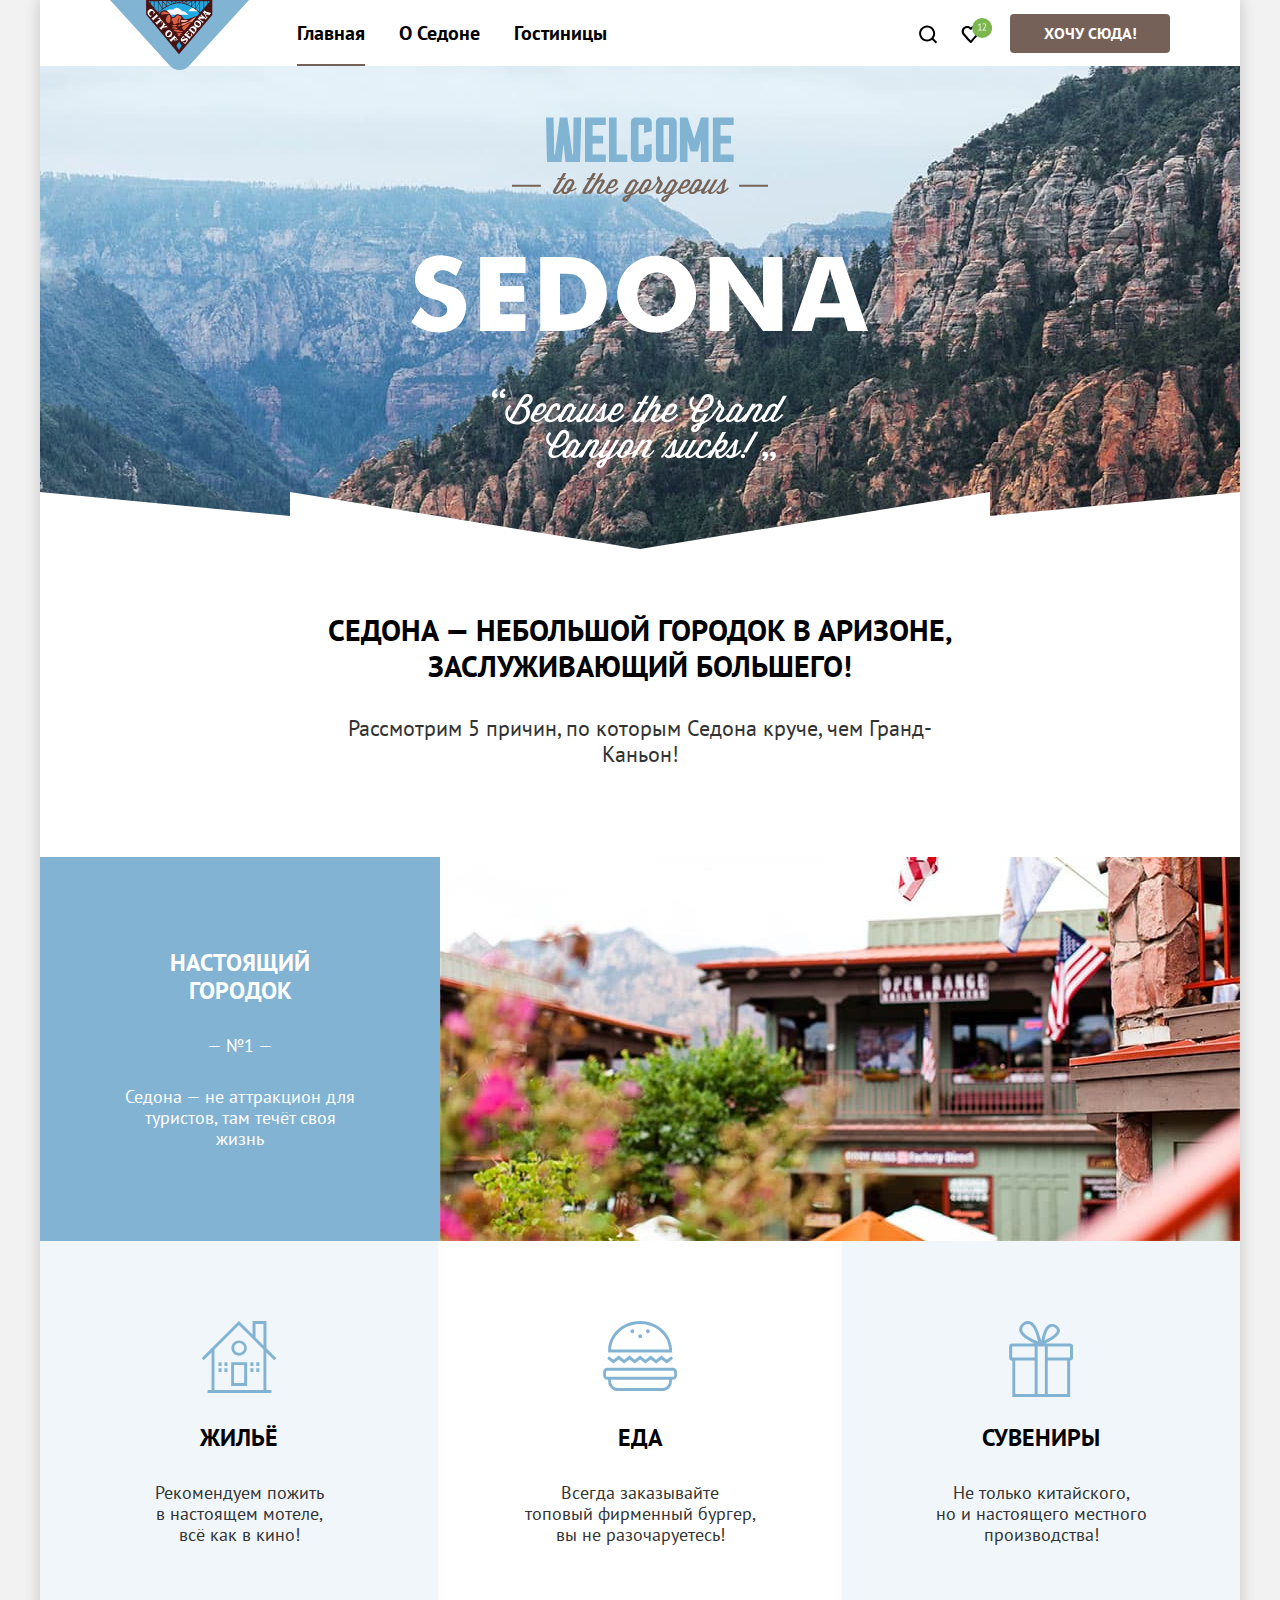
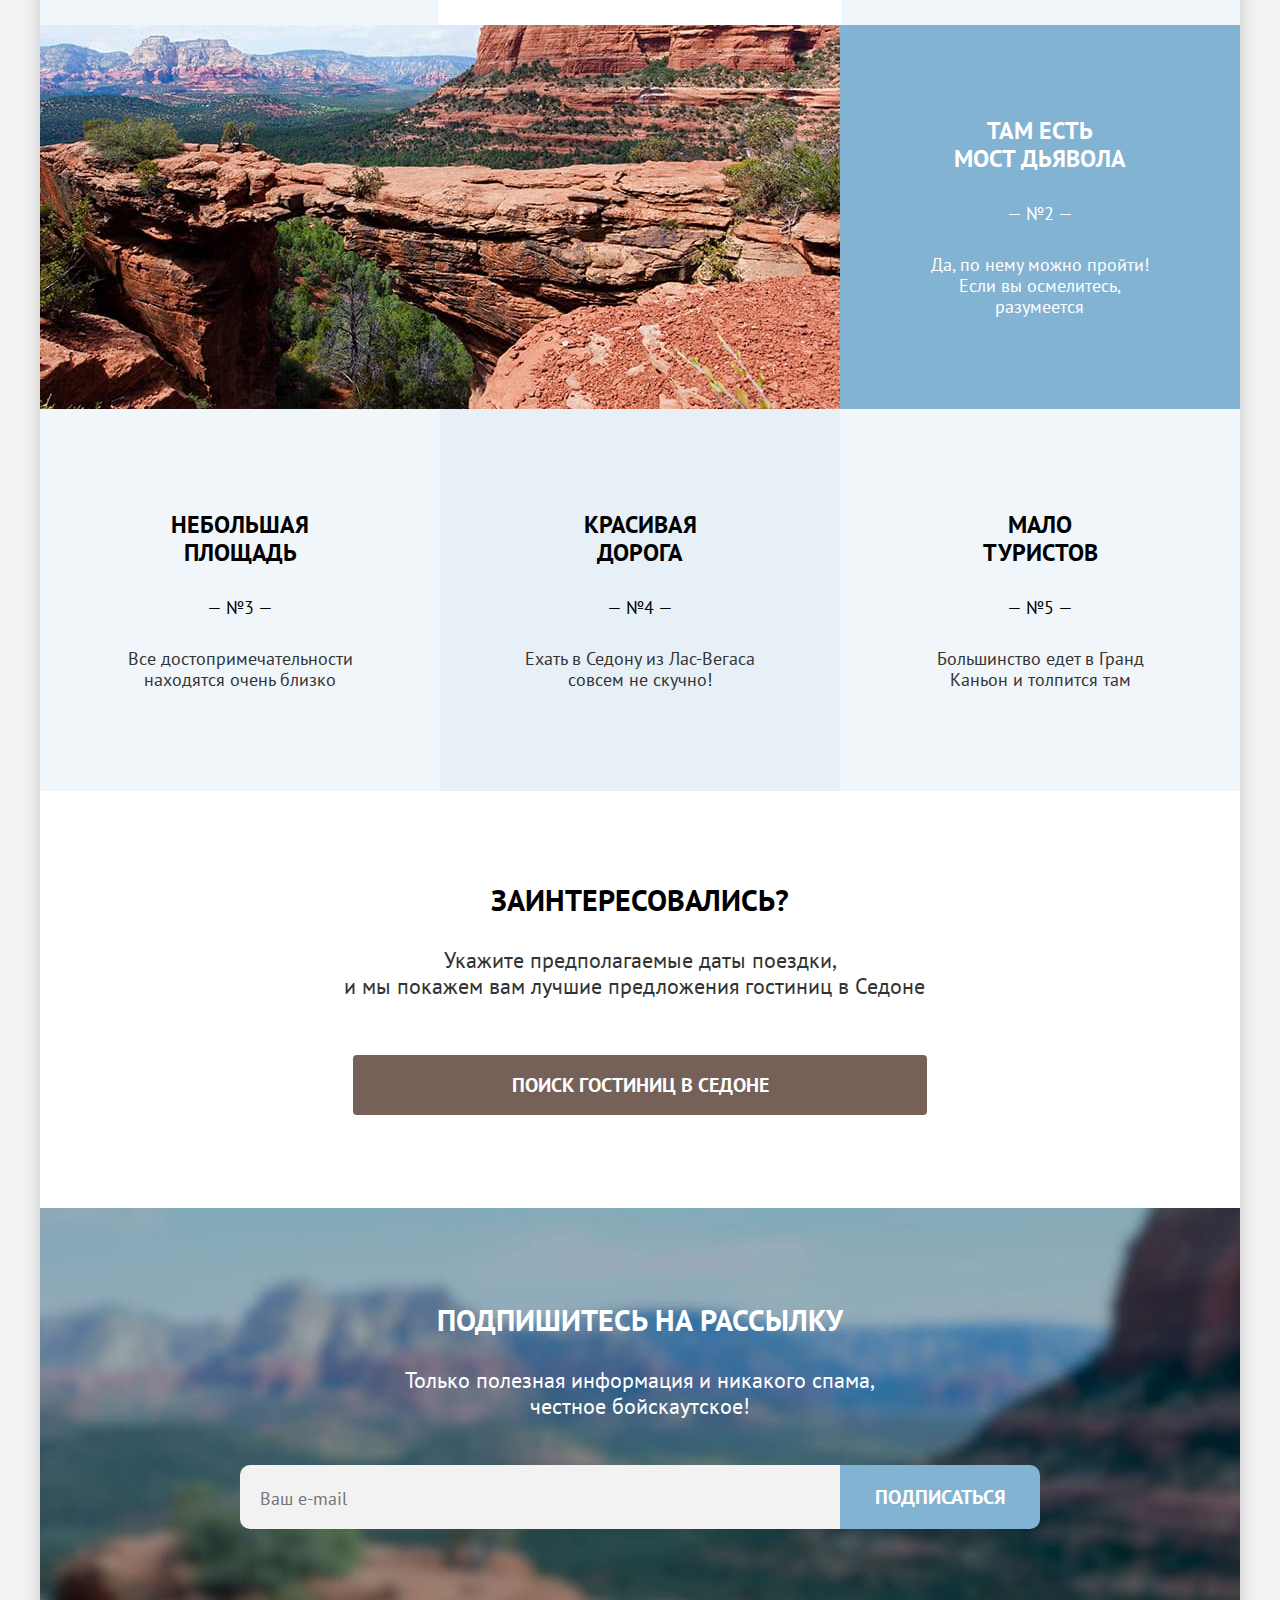
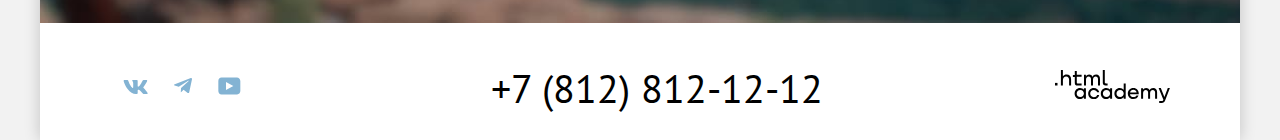
<file: index.html>
<!DOCTYPE html>
<html lang="ru">
  <head>
    <meta charset="utf-8" />
    <meta http-equiv="X-UA-Compatible" content="IE=edge" />
    <meta name="viewport" content="width=device-width, initial-scale=1.0" />
    <title>HTML Academy: Седона</title>
    <link rel="icon" href="favicon.ico" type="image/svg+xml" />
    <link
      rel="icon"
      type="image/png"
      sizes="32x32"
      href="/images/favicon.png"
    />
    <link rel="stylesheet" href="styles/styles.css" />
  </head>
  <body>
    <div class="page-wrapper">
      <header class="page-header">
        <nav class="navigation">
          <a class="navigation-logo" href="index.html">
            <img
              class="page-header-logo"
              src="images/logo.svg"
              width="139"
              height="70"
              alt="Логотип Седона."
            />
          </a>
          <ul class="navigation-list">
            <li class="navigation-item">
              <a
                class="navigation-link navigation-link-active"
                href="index.html"
                >Главная</a
              >
            </li>
            <li class="navigation-item">
              <a class="navigation-link" href="about.html">О Седоне</a>
            </li>
            <li class="navigation-item">
              <a class="navigation-link" href="catalog.html">Гостиницы</a>
            </li>
          </ul>
          <div class="navigation-user">
            <a class="navigation-link-user" href="#">
              <svg
                class="navigation-icon"
                aria-hidden="true"
                focusable="false"
                width="19"
                height="19"
                viewBox="0 0 19 19"
                fill="none"
                xmlns="http://www.w3.org/2000/svg"
              >
                <path
                  d="M18.1585 17.05L14.448 13.35C15.4508 12.05 16.1528 10.35 16.1528 8.44995C16.1528 4.04995 12.5426 0.449951 8.13013 0.449951C3.71764 0.449951 0.107422 4.14995 0.107422 8.54995C0.107422 12.95 3.71764 16.55 8.13013 16.55C9.93524 16.55 11.6401 15.95 13.044 14.85L16.7545 18.55L18.1585 17.05ZM8.13013 14.55C4.82076 14.55 2.1131 11.85 2.1131 8.54995C2.1131 5.24995 4.82076 2.54995 8.13013 2.54995C11.4395 2.54995 14.1472 5.24995 14.1472 8.54995C14.1472 11.85 11.4395 14.55 8.13013 14.55Z"
                />
              </svg>
              <span class="visually-hidden">Поиск</span>
            </a>
            <a
              class="navigation-link-user navigation-link-user-basket"
              href="#"
            >
              <svg
                class="navigation-icon"
                aria-hidden="true"
                focusable="false"
                width="19"
                height="17"
                viewBox="0 0 19 17"
                fill="none"
                xmlns="http://www.w3.org/2000/svg"
              >
                <path
                  d="M9.57663 17C9.27578 17 8.97493 16.9 8.77436 16.6C3.35903 10.5 2.05534 9.1 1.75449 8.7C1.0525 7.8 0.651367 6.6 0.651367 5.4C0.651367 2.4 3.05818 0 6.16698 0C7.47067 0 8.67407 0.5 9.67691 1.3C10.6797 0.5 11.9834 0 13.1868 0C16.1954 0 18.7025 2.4 18.7025 5.4C18.7025 6.7 18.201 7.9 17.3988 8.8L10.3789 16.7C10.1783 16.9 9.97776 17 9.57663 17ZM3.5596 7.5C3.86045 7.9 7.06953 11.5 9.67691 14.4L15.8945 7.4C16.3959 6.9 16.5965 6.2 16.5965 5.4C16.5965 3.6 15.0922 2.1 13.2871 2.1C12.2843 2.1 11.2815 2.6 10.5795 3.4C10.2786 3.7 9.97776 3.8 9.67691 3.8C9.37606 3.8 9.07521 3.6 8.87464 3.4C8.17265 2.6 7.16982 2.1 6.16698 2.1C4.36187 2.1 2.85761 3.6 2.85761 5.4C2.75733 6.3 3.15846 7 3.5596 7.5C3.45931 7.5 3.45931 7.5 3.5596 7.5Z"
                />
              </svg>
              <span class="visually-hidden">Избранное</span>
            </a>
            <a class="button button-header" href="#">Хочу сюда!</a>
          </div>
        </nav>
      </header>
      <main class="main-index">
        <section class="intro">
          <h1 class="visually-hidden">Седона</h1>
          <img
            class="main-logo"
            src="images/welcome.svg"
            width="458"
            height="352"
            alt="Приветсвие на сайте."
          />
        </section>
        <section class="advantages">
          <h2 class="main-title">
            Седона — небольшой городок в Аризоне,<br />
            заслуживающий большего!
          </h2>
          <p class="main-subtitle">
            Рассмотрим 5 причин, по которым Седона круче, чем Гранд-Каньон!
          </p>
          <div class="advantages-card">
            <div class="advantages-card-wrapper">
              <h3 class="advantages-title">Настоящий городок</h3>
              <span class="advantages-description-number"
                >&mdash; №1 &mdash;</span
              >
              <p class="advantages-description-card">
                Седона — не аттракцион для туристов, там течёт своя жизнь
              </p>
            </div>
            <img
              class="advantages-photo"
              src="images/town.jpg"
              width="800"
              height="384"
              alt="Городок Седона."
            />
          </div>
          <ul class="advantages-list">
            <li class="advantages-item advantages-icon-home">
              <h3 class="advantages-title">Жильё</h3>
              <p class="advantages-description">
                Рекомендуем пожить в&nbsp;настоящем&nbsp;мотеле,
                всё&nbsp;как&nbsp;в кино!
              </p>
            </li>
            <li class="advantages-item advantages-icon-food">
              <h3 class="advantages-title">Еда</h3>
              <p class="advantages-description">
                Всегда заказывайте топовый&nbsp;фирменный&nbsp;бургер, вы не
                разочаруетесь!
              </p>
            </li>
            <li class="advantages-item advantages-icon-surprize">
              <h3 class="advantages-title">Сувениры</h3>
              <p class="advantages-description">
                Не только китайского, но&nbsp;и&nbsp;настоящего местного
                производства!
              </p>
            </li>
          </ul>
          <div class="advantages-card">
            <img
              class="advantages-photo"
              src="images/canyon.jpg"
              width="800"
              height="384"
              alt="Каньон Седоны."
            />
            <div class="advantages-card-wrapper">
              <h3 class="advantages-title">Там есть мост&nbsp;дьявола</h3>
              <span class="advantages-description-number"
                >&mdash; №2 &mdash;</span
              >
              <p class="advantages-description-card">
                Да, по нему можно пройти! Если вы осмелитесь, разумеется
              </p>
            </div>
          </div>
          <ul class="advantages-list advantages-list-modify">
            <li class="advantages-item">
              <h3 class="advantages-title">Небольшая площадь</h3>
              <span class="advantages-description-number"
                >&mdash; №3 &mdash;</span
              >
              <p class="advantages-description">
                Все достопримечательности находятся очень близко
              </p>
            </li>
            <li class="advantages-item">
              <h3 class="advantages-title">
                Красивая<br />
                дорога
              </h3>
              <span class="advantages-description-number"
                >&mdash; №4 &mdash;</span
              >
              <p class="advantages-description">
                Ехать в Седону из Лас-Вегаса совсем не скучно!
              </p>
            </li>
            <li class="advantages-item">
              <h3 class="advantages-title">
                Мало<br />
                туристов
              </h3>
              <span class="advantages-description-number"
                >&mdash; №5 &mdash;</span
              >
              <p class="advantages-description">
                Большинство едет в Гранд Каньон и толпится там
              </p>
            </li>
          </ul>
        </section>
        <section class="search">
          <h2 class="search-title">Заинтересовались?</h2>
          <p class="search-subtitle">
            Укажите предполагаемые даты поездки,<br />
            и мы покажем вам лучшие предложения гостиниц в Седоне&nbsp;&nbsp;
          </p>
          <a class="button button-search" href="#">Поиск гостиниц в седоне</a>
        </section>
        <section class="subscription">
          <h2 class="subscription-title">Подпишитесь на рассылку</h2>
          <p class="subscription-subtitle">
            Только полезная информация и никакого спама,<br />
            честное бойскаутское!
          </p>
          <form
            class="subscription-form"
            action="https://echo.htmlacademy.ru/"
            method="post"
          >
            <input
              class="field"
              placeholder="Ваш e-mail"
              aria-label="Ваш e-mail"
              type="email"
              name="subscription-email"
              required
            />
            <button class="button subscription-button" type="submit">
              Подписаться
            </button>
          </form>
        </section>
      </main>
      <footer class="page-footer">
        <ul class="footer-social-list">
          <li class="footer-social-item">
            <a class="button-social" href="https://vk.com/htmlacademy">
              <svg
                class="social-icon"
                aria-hidden="true"
                focusable="false"
                width="25"
                height="14"
                viewBox="0 0 25 14"
                fill="none"
                xmlns="http://www.w3.org/2000/svg"
              >
                <path
                  fill-rule="evenodd"
                  clip-rule="evenodd"
                  d="M24.1164 0.948C24.2824 0.402 24.1164 0 23.3214 0H20.6964C20.0284 0 19.7204 0.347 19.5534 0.73C19.5534 0.73 18.2184 3.926 16.3274 6.002C15.7154 6.604 15.4374 6.795 15.1034 6.795C14.9364 6.795 14.6854 6.604 14.6854 6.057V0.948C14.6854 0.292 14.5014 0 13.9454 0H9.81738C9.40038 0 9.14938 0.304 9.14938 0.593C9.14938 1.214 10.0954 1.358 10.1924 3.106V6.904C10.1924 7.737 10.0394 7.888 9.70538 7.888C8.81538 7.888 6.65038 4.677 5.36538 1.003C5.11638 0.288 4.86438 0 4.19338 0H1.56638C0.816382 0 0.666382 0.347 0.666382 0.73C0.666382 1.412 1.55638 4.8 4.81138 9.281C6.98138 12.341 10.0364 14 12.8194 14C14.4884 14 14.6944 13.632 14.6944 12.997V10.684C14.6944 9.947 14.8524 9.8 15.3814 9.8C15.7714 9.8 16.4384 9.992 17.9964 11.467C19.7764 13.216 20.0694 14 21.0714 14H23.6964C24.4464 14 24.8224 13.632 24.6064 12.904C24.3684 12.18 23.5184 11.129 22.3914 9.882C21.7794 9.172 20.8614 8.407 20.5824 8.024C20.1934 7.533 20.3044 7.314 20.5824 6.877C20.5824 6.877 23.7824 2.451 24.1154 0.948H24.1164Z"
                />
              </svg>
              <span class="visually-hidden">ВКонтакте</span>
            </a>
          </li>
          <li class="footer-social-item">
            <a class="button-social" href="tg://resolve?domain=htmlacademy">
              <svg
                class="social-icon"
                aria-hidden="true"
                focusable="false"
                width="18"
                height="16"
                viewBox="0 0 18 16"
                fill="none"
                xmlns="http://www.w3.org/2000/svg"
              >
                <path
                  d="M16.785 0.0992597L0.840489 6.24776C-0.247661 6.68481 -0.241365 7.29184 0.640845 7.56253L4.73445 8.83953L14.2058 2.8637C14.6537 2.59121 15.0629 2.7378 14.7265 3.03636L7.05283 9.96185H7.05103L7.05283 9.96275L6.77045 14.1823C7.18413 14.1823 7.36669 13.9925 7.59871 13.7686L9.58705 11.8351L13.7229 14.89C14.4855 15.31 15.0332 15.0941 15.2229 14.1841L17.9379 1.38885C18.2158 0.274623 17.5126 -0.229883 16.785 0.0992597Z"
                />
              </svg>
              <span class="visually-hidden">Телеграмм</span>
            </a>
          </li>
          <li class="footer-social-item">
            <a
              class="button-social"
              href="https://www.youtube.com/user/htmlacademyru"
            >
              <svg
                class="social-icon"
                aria-hidden="true"
                focusable="false"
                width="23"
                height="18"
                viewBox="0 0 23 18"
                fill="none"
                xmlns="http://www.w3.org/2000/svg"
              >
                <path
                  d="M18.9402 0.5H3.50738C1.64668 0.5 0.333252 2.09375 0.333252 3.9V13.9937C0.333252 15.9062 1.64668 17.5 3.50738 17.5H19.1591C20.8009 17.5 22.3333 15.9062 22.3333 14.1V3.9C22.1143 2.09375 20.8009 0.5 18.9402 0.5ZM7.99494 13.0375V4.9625L15.3283 9L7.99494 13.0375Z"
                />
              </svg>
              <span class="visually-hidden">Ютуб</span>
            </a>
          </li>
        </ul>
        <a class="footer-contacts-phone" href="tel:+78128121212"
          >+7 (812) 812-12-12</a
        >
        <a class="htmlacademy-link" href="https://htmlacademy.ru/">
          <svg
            class="htmlacademy-link-icon"
            aria-hidden="true"
            focusable="false"
            width="115"
            height="33"
            viewBox="0 0 115 33"
            fill="none"
            xmlns="http://www.w3.org/2000/svg"
          >
            <path d="M0 12.9V15.5H2.5V12.9H0Z" />
            <path
              d="M11.6 4.5C10 4.5 8.8 5.2 8 6.2H7.9V0H5.9V15.5H7.9V10.2C7.9 8.1 9.2 6.6 11.2 6.6C13 6.6 14.1 8 14.1 9.8V15.5H16.1V9.4C16.2 6.4 14.3 4.5 11.6 4.5Z"
            />
            <path
              d="M26.6 4.8H21.8V1.1H19.8V4.9H17.9V6.9H19.8V12.9C19.8 14.6 20.8 15.6 22.5 15.6H26.6V13.6H22.9C22.2 13.6 21.8 13.2 21.8 12.5V6.8H26.6V4.8Z"
            />
            <path
              d="M41.1 4.6C39.5 4.6 38.2 5.4 37.6 6.7H37.5C36.9 5.5 35.7 4.6 34.1 4.6C32.7 4.6 31.6 5.4 31 6.4H30.9V4.8H29V15.4H31V10C31 8 32 6.5 33.6 6.5C35.1 6.5 36 7.5 36 9.1V15.4H38V9.8C38 7.4 39.4 6.5 40.6 6.5C42.1 6.5 43 7.5 43 9.1V15.4H45V8.9C45.1 6.4 43.6 4.6 41.1 4.6Z"
            />
            <path
              d="M47.8 12.7C47.8 14.4 48.8 15.4 50.6 15.4H52.6V13.4H50.9C50.2 13.4 49.8 13 49.8 12.3V0H47.8V12.7Z"
            />
            <path
              d="M28.9 19.7C28 18.6 26.7 17.9 25 17.9C21.9 17.9 19.6 20.2 19.6 23.5C19.6 26.8 21.9 29.1 25 29.1C26.8 29.1 28 28.3 28.8 27.2H28.9V28.8H30.9V18.2H28.9V19.7ZM25.3 27.1C23.1 27.1 21.7 25.5 21.7 23.5C21.7 21.5 23.1 19.9 25.3 19.9C27.5 19.9 28.9 21.5 28.9 23.5C28.9 25.4 27.5 27.1 25.3 27.1Z"
            />
            <path
              d="M44.2 22C43.7 19.6 41.6 17.9 38.8 17.9C35.4 17.9 33.2 20.4 33.2 23.5C33.2 26.6 35.4 29.1 38.8 29.1C41.6 29.1 43.7 27.3 44.2 24.9H42.1C41.7 26.2 40.4 27.2 38.8 27.2C36.6 27.2 35.2 25.6 35.2 23.6C35.2 21.6 36.6 20 38.8 20C40.4 20 41.6 21 42.1 22.2H44.2V22Z"
            />
            <path
              d="M55.1 19.7C54.2 18.6 52.9 17.9 51.2 17.9C48.1 17.9 45.8 20.2 45.8 23.5C45.8 26.8 48.1 29.1 51.2 29.1C53 29.1 54.2 28.3 55 27.2H55.1V28.8H57.1V18.2H55.1V19.7ZM51.5 27.1C49.3 27.1 47.9 25.5 47.9 23.5C47.9 21.5 49.3 19.9 51.5 19.9C53.7 19.9 55.1 21.5 55.1 23.5C55.1 25.4 53.6 27.1 51.5 27.1Z"
            />
            <path
              d="M68.7 19.8C67.8 18.7 66.5 17.9 64.8 17.9C61.7 17.9 59.4 20.2 59.4 23.5C59.4 26.8 61.6 29.1 64.8 29.1C66.5 29.1 67.8 28.3 68.6 27.3H68.7V28.8H70.7V13.4H68.7V19.8ZM65.1 27.1C62.9 27.1 61.5 25.5 61.5 23.5C61.5 21.5 62.9 19.9 65.1 19.9C67.3 19.9 68.7 21.5 68.7 23.5C68.6 25.5 67.2 27.1 65.1 27.1Z"
            />
            <path
              d="M78.3 17.9C75 17.9 72.8 20.4 72.8 23.5C72.8 26.5 74.9 29.1 78.3 29.1C80.8 29.1 82.8 27.8 83.5 25.5H81.4C80.9 26.5 79.8 27.1 78.4 27.1C76.5 27.1 75.1 25.8 75 24.2H83.8C84 20.6 81.8 17.9 78.3 17.9ZM78.3 19.8C80 19.8 81.3 20.8 81.6 22.4H75.1C75.4 20.9 76.6 19.8 78.3 19.8Z"
            />
            <path
              d="M98.2 17.9C96.6 17.9 95.3 18.7 94.6 19.9H94.5C93.9 18.7 92.7 17.9 91.1 17.9C89.7 17.9 88.6 18.6 88 19.7V18.2H86.1V28.8H88.1V23.4C88.1 21.4 89.1 20 90.7 19.9C92.2 19.9 93.1 20.9 93.1 22.5V28.8H95.1V23.2C95.1 20.8 96.5 19.9 97.7 19.9C99.2 19.9 100.1 20.9 100.1 22.5V28.8H102.1V22.3C102.2 19.7 100.7 17.9 98.2 17.9Z"
            />
            <path
              d="M109.4 27L105.8 18.1H103.6L108.4 29.7C108.1 30.6 107.7 30.9 106.7 30.9H104.2V32.9H106.7C108.5 32.9 109.5 32.1 110.2 30.3L114.9 18.1H112.8L109.4 27Z"
            />
          </svg>
          <span class="visually-hidden">htmlacademy</span>
        </a>
      </footer>
    </div>
    <!-- Для открытия модального окна нужно в <div class="modal-container"> добавить класс "is-open" -->
    <div class="modal-container">
      <div class="modal">
        <button class="modal-close-button" type="button">
          <span class="visually-hidden">Закрыть</span>
        </button>
        <form
          class="modal-content"
          action="https://echo.htmlacademy.ru/"
          method="post"
        >
          <h2 class="modal-title">Поиск гостиницы в Седоне</h2>
          <!-- Для того чтобы, появилось сообщение об ошибке <div class="input-wrapper> нужно добавить класс "is-invalid" -->
          <div class="input-wrapper is-invalid">
            <label class="label-date arrival-date" for="arrival"
              >Дата Заезда:</label
            >
            <input
              class="date-text"
              name="arrival-date"
              id="arrival"
              type="text"
              placeholder="27 апреля 2020"
              required
            />
            <button class="date-button" type="button">
              <span class="visually-hidden">Календарь</span>
            </button>
            <p class="date-text-error">Мы не можем отправить вас в прошлое.</p>
          </div>
          <!-- Для того чтобы, появилось корректное сообщение  <div class="input-wrapper> надо добавить класс "is-valid"  -->
          <div class="input-wrapper is-valid">
            <label class="label-date departure-date" for="departure"
              >Дата Выезда:</label
            >
            <input
              class="date-text"
              name="departure-date"
              id="departure"
              type="text"
              placeholder="1 сентября 2021"
              required
            />
            <button class="date-button" type="button">
              <span class="visually-hidden">Календарь</span>
            </button>
            <p class="date-text-received">
              На эти даты есть свободные номера. Пока есть.
            </p>
          </div>
          <div class="field-box-wrapper">
            <div class="field-box">
              <label class="label-date field-label-adult" for="adult"
                >Взрослые:</label
              >
              <div class="input-box-wrapper">
                <button class="field-button button-minus" type="button">
                  <span class="visually-hidden">Минус</span>
                </button>
                <input
                  class="field-number"
                  id="adult"
                  type="text"
                  placeholder="2"
                  required
                />
                <button class="field-button button-plus" type="button">
                  <span class="visually-hidden">Плюс</span>
                </button>
              </div>
            </div>
            <div class="field-box">
              <label class="label-date field-label-children" for="children"
                >Дети:</label
              >
              <div class="tooltip">
                <button class="tooltip-button" type="button"></button>
                <span
                  class="tooltip-content"
                  role="tooltip"
                  id="tooltip-children"
                  >Укажите количество детей, которые будут с&nbsp;вами, возраст
                  которых от&nbsp;6 до 18&nbsp;лет. Дети до&nbsp;6&nbsp;лет
                  размещаются бесплатно.</span
                >
              </div>
              <div class="input-box-wrapper">
                <button class="field-button button-minus" type="button">
                  <span class="visually-hidden">Минус</span>
                </button>
                <input
                  class="field-number"
                  id="children"
                  type="text"
                  placeholder="1"
                  required
                />
                <button class="field-button button-plus" type="button">
                  <span class="visually-hidden">Плюс</span>
                </button>
              </div>
            </div>
          </div>
          <a class="modal-search" href="#">Найти</a>
        </form>
      </div>
    </div>
  </body>
</html>
</file>
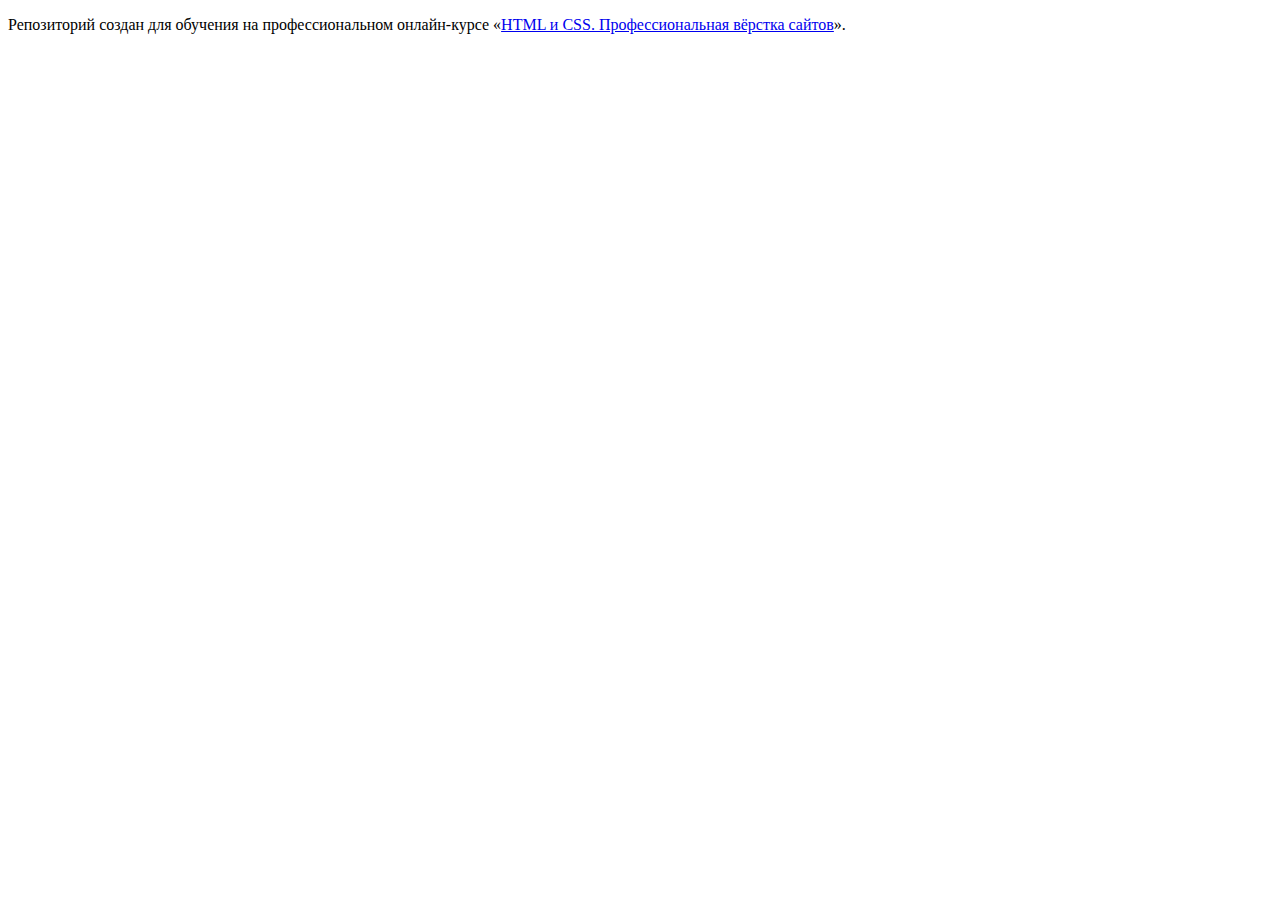
<file: 1/index.html>
<!DOCTYPE html>
<html lang="ru">
  <head>
    <meta charset="utf-8">
    <title>HTML Academy: Седона</title>
    <base href="https://htmlacademy-htmlcss.github.io/2044365-sedona-34/1/">
</head>
  <body>

    <p>Репозиторий создан для обучения на профессиональном онлайн‑курсе «<a href="https://htmlacademy.ru/intensive/htmlcss">HTML и CSS. Профессиональная вёрстка сайтов</a>».</p>

  </body>
</html>
</file>
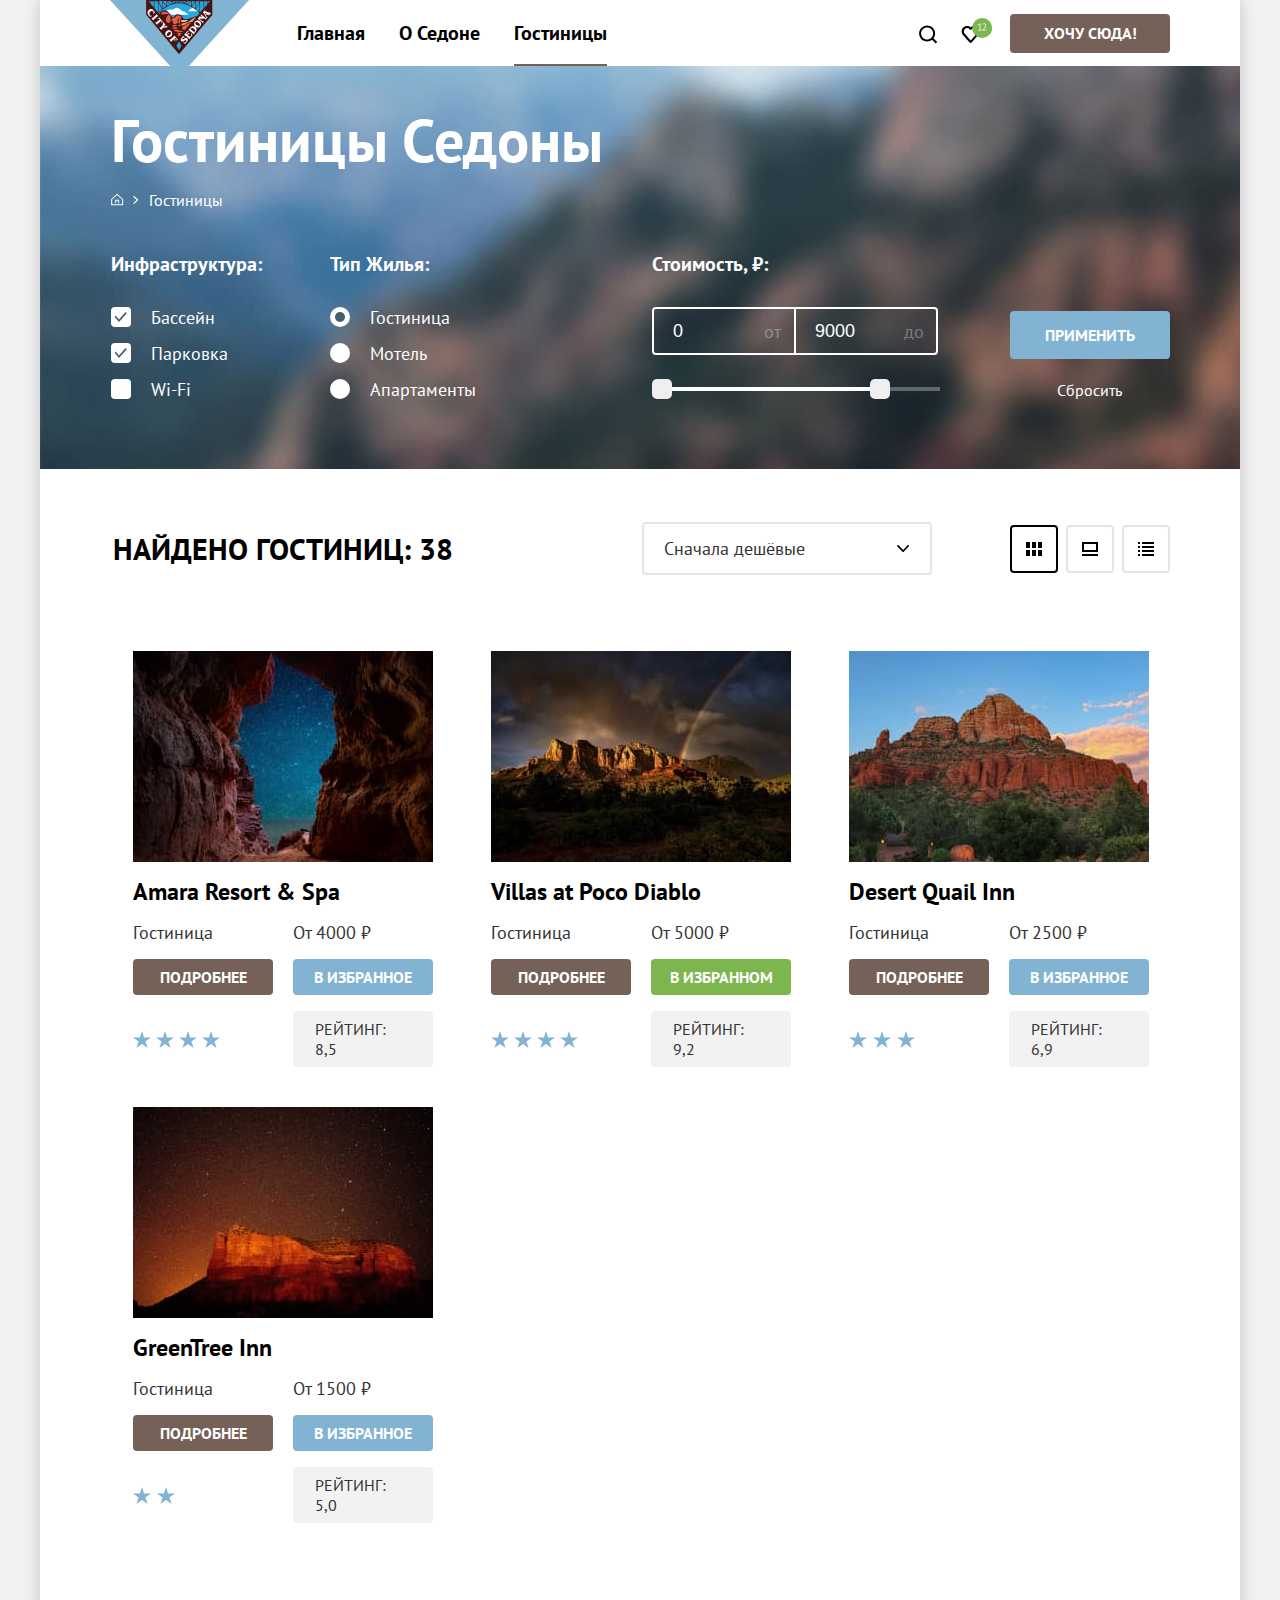
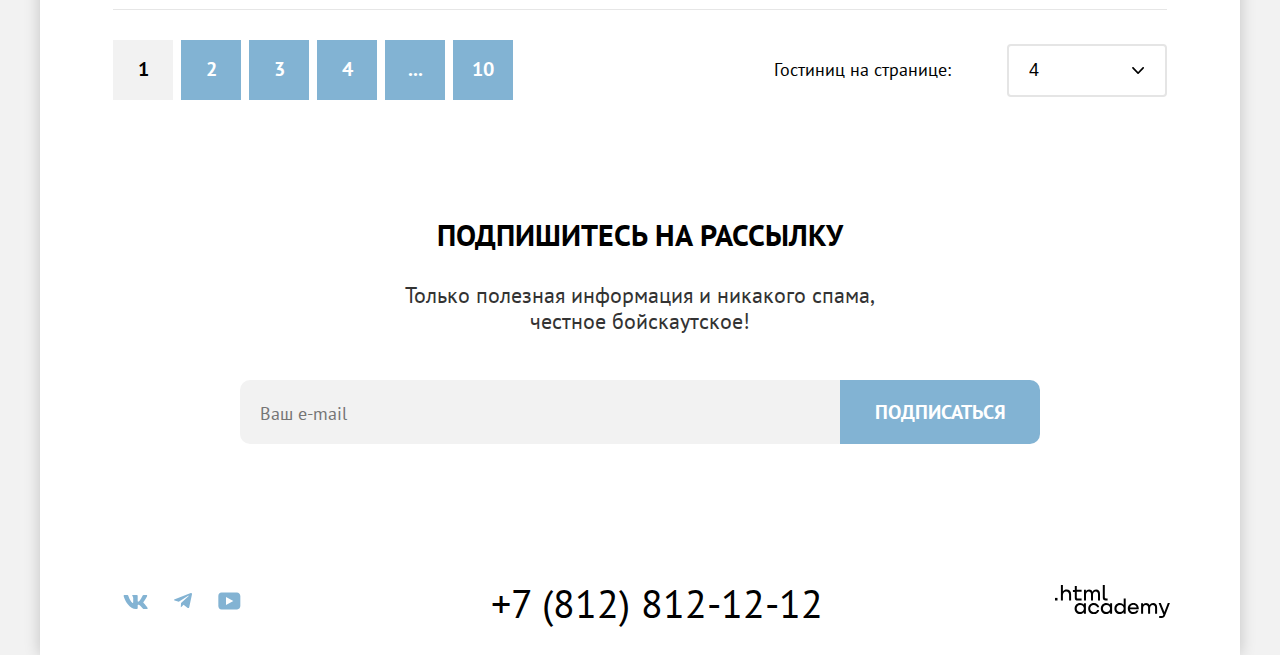
<file: catalog.html>
<!DOCTYPE html>
<html lang="ru">
  <head>
    <meta charset="utf-8" />
    <meta http-equiv="X-UA-Compatible" content="IE=edge" />
    <meta name="viewport" content="width=device-width, initial-scale=1.0" />
    <title>HTML Academy: Каталог гостиниц</title>
    <link rel="icon" href="favicon.ico" type="image/svg+xml" />
    <link
      rel="icon"
      type="image/png"
      sizes="32x32"
      href="/images/favicon.png"
    />
    <link rel="stylesheet" href="styles/styles.css" />
  </head>
  <body>
    <div class="page-wrapper">
      <header class="page-header">
        <nav class="navigation">
          <a class="navigation-logo" href="index.html">
            <img
              class="page-header-logo"
              src="images/logo.svg"
              width="139"
              height="70"
              alt="Логотип Седона."
            />
          </a>
          <ul class="navigation-list">
            <li class="navigation-item">
              <a class="navigation-link" href="index.html">Главная</a>
            </li>
            <li class="navigation-item">
              <a class="navigation-link" href="about.html">О Седоне</a>
            </li>
            <li class="navigation-item">
              <a
                class="navigation-link navigation-link-active"
                href="catalog.html"
                >Гостиницы</a
              >
            </li>
          </ul>
          <div class="navigation-user">
            <a class="navigation-link-user" href="#">
              <svg
                class="navigation-icon"
                aria-hidden="true"
                focusable="false"
                width="19"
                height="19"
                viewBox="0 0 19 19"
                fill="none"
                xmlns="http://www.w3.org/2000/svg"
              >
                <path
                  d="M18.1585 17.05L14.448 13.35C15.4508 12.05 16.1528 10.35 16.1528 8.44995C16.1528 4.04995 12.5426 0.449951 8.13013 0.449951C3.71764 0.449951 0.107422 4.14995 0.107422 8.54995C0.107422 12.95 3.71764 16.55 8.13013 16.55C9.93524 16.55 11.6401 15.95 13.044 14.85L16.7545 18.55L18.1585 17.05ZM8.13013 14.55C4.82076 14.55 2.1131 11.85 2.1131 8.54995C2.1131 5.24995 4.82076 2.54995 8.13013 2.54995C11.4395 2.54995 14.1472 5.24995 14.1472 8.54995C14.1472 11.85 11.4395 14.55 8.13013 14.55Z"
                />
              </svg>
              <span class="visually-hidden">Поиск</span>
            </a>
            <a
              class="navigation-link-user navigation-link-user-basket"
              href="#"
            >
              <svg
                class="navigation-icon"
                aria-hidden="true"
                focusable="false"
                width="19"
                height="17"
                viewBox="0 0 19 17"
                fill="none"
                xmlns="http://www.w3.org/2000/svg"
              >
                <path
                  d="M9.57663 17C9.27578 17 8.97493 16.9 8.77436 16.6C3.35903 10.5 2.05534 9.1 1.75449 8.7C1.0525 7.8 0.651367 6.6 0.651367 5.4C0.651367 2.4 3.05818 0 6.16698 0C7.47067 0 8.67407 0.5 9.67691 1.3C10.6797 0.5 11.9834 0 13.1868 0C16.1954 0 18.7025 2.4 18.7025 5.4C18.7025 6.7 18.201 7.9 17.3988 8.8L10.3789 16.7C10.1783 16.9 9.97776 17 9.57663 17ZM3.5596 7.5C3.86045 7.9 7.06953 11.5 9.67691 14.4L15.8945 7.4C16.3959 6.9 16.5965 6.2 16.5965 5.4C16.5965 3.6 15.0922 2.1 13.2871 2.1C12.2843 2.1 11.2815 2.6 10.5795 3.4C10.2786 3.7 9.97776 3.8 9.67691 3.8C9.37606 3.8 9.07521 3.6 8.87464 3.4C8.17265 2.6 7.16982 2.1 6.16698 2.1C4.36187 2.1 2.85761 3.6 2.85761 5.4C2.75733 6.3 3.15846 7 3.5596 7.5C3.45931 7.5 3.45931 7.5 3.5596 7.5Z"
                />
              </svg>
              <span class="visually-hidden">Избранное</span>
            </a>
            <a class="button button-header" href="#">Хочу сюда!</a>
          </div>
        </nav>
      </header>
      <main class="main-inner">
        <div class="inner-wrapper">
          <header class="inner-header">
            <h1 class="inner-header-title">Гостиницы Седоны</h1>
            <ul class="breadcrumbs">
              <li class="breadcrumbs-item">
                <a class="breadcrumbs-link" href="index.html">
                  <svg
                    class="breadcrumbs-icon"
                    aria-hidden="true"
                    focusable="false"
                    width="13"
                    height="13"
                    viewBox="0 0 13 13"
                    fill="none"
                    xmlns="http://www.w3.org/2000/svg"
                  >
                    <path
                      fill-rule="evenodd"
                      clip-rule="evenodd"
                      d="M0.15625 6.1499L6.15625 0.649902L12.1562 6.1499V12.3499H0.15625V6.1499ZM1.15625 6.5499V11.3499H11.1562V6.5499L6.15625 2.0499L1.15625 6.5499ZM5.15625 10.3499H4.15625V6.84985H8.15625V10.3499H7.15625V7.84985H5.15625V10.3499Z"
                    />
                  </svg>
                  <span class="visually-hidden">Главная</span>
                </a>
              </li>
              <li class="breadcrumbs-item">
                <a class="breadcrumbs-link breadcrumbs-link-current" href="#"
                  >Гостиницы</a
                >
              </li>
            </ul>
          </header>
          <section class="catalog-hotels">
            <h2 class="visually-hidden">Фильтрация</h2>
            <form
              class="catalog-filter"
              action="https://echo.htmlacademy.ru/"
              method="get"
            >
              <fieldset
                class="catalog-filter-group catalog-filter-group-infrastructure"
              >
                <legend class="catalog-filter-title">Инфраструктура:</legend>
                <ul class="catalog-filter-list">
                  <li class="catalog-filter-item">
                    <label class="control">
                      <input
                        class="visually-hidden control-input"
                        type="checkbox"
                        name="infrastructure"
                        value="swimming-pool"
                        checked
                      />
                      <span class="control-mark"></span>
                      <span class="control-label">Бассейн</span>
                    </label>
                  </li>
                  <li class="catalog-filter-item">
                    <label class="control">
                      <input
                        class="visually-hidden control-input"
                        type="checkbox"
                        name="infrastructure"
                        value="parking"
                        checked
                      />
                      <span class="control-mark"></span>
                      <span class="control-label">Парковка</span>
                    </label>
                  </li>
                  <li class="catalog-filter-item">
                    <label class="control">
                      <input
                        class="visually-hidden control-input"
                        type="checkbox"
                        name="infrastructure"
                        value="Wi-Fi"
                      />
                      <span class="control-mark"></span>
                      <span class="control-label">Wi-Fi</span>
                    </label>
                  </li>
                </ul>
              </fieldset>
              <fieldset class="catalog-filter-group catalog-filter-group-type">
                <legend class="catalog-filter-title">Тип Жилья:</legend>
                <ul class="catalog-filter-list">
                  <li class="catalog-filter-item">
                    <label class="control">
                      <input
                        class="visually-hidden control-input"
                        type="radio"
                        name="type-of-house"
                        value="hotels"
                        checked
                      />
                      <span class="control-mark"></span>
                      <span class="control-label">Гостиница</span>
                    </label>
                  </li>
                  <li class="catalog-filter-item">
                    <label class="control">
                      <input
                        class="visually-hidden control-input"
                        type="radio"
                        name="type-of-house"
                        value="motel"
                      />
                      <span class="control-mark"></span>
                      <span class="control-label">Мотель</span>
                    </label>
                  </li>
                  <li class="catalog-filter-item">
                    <label class="control">
                      <input
                        class="visually-hidden control-input"
                        type="radio"
                        name="type-of-house"
                        value="apartments"
                      />
                      <span class="control-mark"></span>
                      <span class="control-label">Апартаменты</span>
                    </label>
                  </li>
                </ul>
              </fieldset>
              <fieldset class="catalog-filter-group catalog-filter-group-price">
                <legend class="catalog-filter-title">Стоимость, ₽:</legend>
                <div class="control-wrapper">
                  <label class="control-price">
                    <input
                      class="control-input-price control-input-min"
                      type="text"
                      name="type-of-house"
                      value="0"
                    />
                    <span>от</span>
                  </label>
                  <label class="control-price">
                    <input
                      class="control-input-price control-input-max"
                      type="text"
                      name="type-of-house"
                      value="9000"
                    />
                    <span>до</span>
                  </label>
                </div>
                <div class="range-scale">
                  <div class="range-bar" style="width: 228px">
                    <button class="range-toggle toggle-min" type="button">
                      <span class="visually-hidden">Минимум</span>
                    </button>
                    <button class="range-toggle toggle-max" type="button">
                      <span class="visually-hidden">Максимум</span>
                    </button>
                  </div>
                </div>
              </fieldset>
              <div class="catalog-filter-group-button">
                <button class="button button-use" type="submit">
                  Применить
                </button>
                <button class="button-false" type="reset">Сбросить</button>
              </div>
            </form>
          </section>
        </div>
        <section class="catalog-cards">
          <div class="catalog-cards-wrapper">
            <h2 class="visually-hidden">Тип фильтрации</h2>
            <span class="inner-title">Найдено гостиниц: 38</span>
            <select class="select-control" aria-label="Сортировка">
              <option value="cheap">Сначала дешёвые</option>
              <option value="popular">Сначала популярные</option>
              <option value="expensive">Сначала дорогие</option>
            </select>
            <ul class="filtration">
              <li class="filtration-type">
                <a class="button-filtration" href="#">
                  <svg
                    class="filtration-icon"
                    aria-hidden="true"
                    focusable="false"
                    width="16"
                    height="14"
                    viewBox="0 0 16 14"
                    fill="none"
                    xmlns="http://www.w3.org/2000/svg"
                  >
                    <path d="M4 0H0V6H4V0Z" />
                    <path d="M16 0H12V6H16V0Z" />
                    <path d="M10 0H6V6H10V0Z" />
                    <path d="M4 8H0V14H4V8Z" />
                    <path d="M16 8H12V14H16V8Z" />
                    <path d="M10 8H6V14H10V8Z" />
                  </svg>
                  <span class="visually-hidden">Показать карточки</span>
                </a>
              </li>
              <li class="filtration-type">
                <a class="button-filtration button-light" href="#">
                  <svg
                    class="filtration-icon"
                    aria-hidden="true"
                    focusable="false"
                    width="16"
                    height="14"
                    viewBox="0 0 16 14"
                    fill="none"
                    xmlns="http://www.w3.org/2000/svg"
                  >
                    <path d="M16 12H0V14H16V12Z" />
                    <path d="M14 2V8H2V2H14ZM16 0H0V10H16V0Z" />
                  </svg>
                  <span class="visually-hidden">Показать слайдшоу</span>
                </a>
              </li>
              <li class="filtration-type">
                <a class="button-filtration button-light" href="#">
                  <svg
                    class="filtration-icon"
                    aria-hidden="true"
                    focusable="false"
                    width="16"
                    height="14"
                    viewBox="0 0 16 14"
                    fill="none"
                    xmlns="http://www.w3.org/2000/svg"
                  >
                    <path d="M2 0H0V2H2V0Z" />
                    <path d="M16 0H4V2H16V0Z" />
                    <path d="M2 4H0V6H2V4Z" />
                    <path d="M16 4H4V6H16V4Z" />
                    <path d="M2 8H0V10H2V8Z" />
                    <path d="M16 8H4V10H16V8Z" />
                    <path d="M2 12H0V14H2V12Z" />
                    <path d="M16 12H4V14H16V12Z" />
                  </svg>
                  <span class="visually-hidden">Показать список</span>
                </a>
              </li>
            </ul>
          </div>
          <ul class="hotels-list">
            <li class="hotels-card">
              <a class="hotels-card-link" href="#">
                <img
                  class="hotels-card-image"
                  src="images/catalog/hotelcatalog-1.jpg"
                  width="300"
                  height="211"
                  alt="Отель в ущелье."
                />
                <h3 class="hotels-card-title">Amara Resort & Spa</h3>
              </a>
              <div class="hotels-card-content">
                <span class="hotels-card-type">Гостиница</span>
                <span class="hotels-card-price">От 4000 ₽</span>
                <a class="hotels-card-button button button-more" href="#"
                  >подробнее</a
                >
                <a class="hotels-card-button button-blue" href="#"> в избранное </a>
                <span class="hotels-star-rating"></span>
                <span class="hotels-card-rating">Рейтинг: 8,5</span>
              </div>
            </li>
            <li class="hotels-card">
              <a class="hotels-card-link" href="#">
                <img
                  class="hotels-card-image"
                  src="images/catalog/hotelcatalog-2.jpg"
                  width="300"
                  height="211"
                  alt="Отель дьяволенок."
                />
                <h3 class="hotels-card-title">Villas at Poco Diablo</h3>
              </a>
              <div class="hotels-card-content">
                <span class="hotels-card-type">Гостиница</span>
                <span class="hotels-card-price">От 5000 ₽</span>
                <a class="hotels-card-button button button-more" href="#"
                  >подробнее</a
                >
                <a class="hotels-card-button button-green" href="#"> в избранном </a>
                <span class="hotels-star-rating"></span>
                <span class="hotels-card-rating">Рейтинг: 9,2</span>
              </div>
            </li>
            <li class="hotels-card">
              <a class="hotels-card-link" href="#">
                <img
                  class="hotels-card-image"
                  src="images/catalog/hotelcatalog-3.jpg"
                  width="300"
                  height="211"
                  alt="Таверна пустынных перепелов."
                />
                <h3 class="hotels-card-title">Desert Quail Inn</h3>
              </a>
              <div class="hotels-card-content">
                <span class="hotels-card-type">Гостиница</span>
                <span class="hotels-card-price">От 2500 ₽</span>
                <a class="hotels-card-button button button-more" href="#"
                  >подробнее</a
                >
                <a class="hotels-card-button button-blue" href="#"> в избранное </a>
                <span class="hotels-star-rating star-three"> </span>
                <span class="hotels-card-rating">Рейтинг: 6,9</span>
              </div>
            </li>
            <li class="hotels-card">
              <a class="hotels-card-link" href="#">
                <img
                  class="hotels-card-image"
                  src="images/catalog/hotelcatalog-4.jpg"
                  width="300"
                  height="211"
                  alt="Зеленое дерево."
                />
                <h3 class="hotels-card-title">GreenTree Inn</h3>
              </a>
              <div class="hotels-card-content">
                <span class="hotels-card-type">Гостиница</span>
                <span class="hotels-card-price">От 1500 ₽</span>
                <a class="hotels-card-button button button-more" href="#"
                  >подробнее</a
                >
                <a class="hotels-card-button button-blue" href="#"> в избранное </a>
                <span class="hotels-star-rating star-two"></span>
                <span class="hotels-card-rating">Рейтинг: 5,0</span>
              </div>
            </li>
          </ul>
          <div class="pagination-container">
            <ul class="pagination">
              <li class="pagination-item">
                <a class="pagination-link pagination-current" href="#">1</a>
              </li>
              <li class="pagination-item">
                <a class="pagination-link" href="#">2</a>
              </li>
              <li class="pagination-item">
                <a class="pagination-link" href="#">3</a>
              </li>
              <li class="pagination-item">
                <a class="pagination-link" href="#">4</a>
              </li>
              <li class="pagination-item">
                <span class="pagination-link">...</span>
              </li>
              <li class="pagination-item">
                <a class="pagination-link" href="#">10</a>
              </li>
            </ul>
            <div class="select-wrapper">
              <span class="hotels-amount">Гостиниц на странице:</span>
              <select class="select-pagination" aria-label="Сортировка">
                <option value="minimum">4</option>
                <option value="standart">6</option>
                <option value="maximum">8</option>
              </select>
            </div>
          </div>
        </section>
        <section class="subscription-inner">
          <h2 class="subscription-title">Подпишитесь на рассылку</h2>
          <p class="subscription-subtitle subscription-subtitle-catalog">
            Только полезная информация и никакого спама,<br />
            честное бойскаутское!
          </p>
          <form
            class="subscription-form"
            action="https://echo.htmlacademy.ru/"
            method="post"
          >
            <input
              class="field"
              placeholder="Ваш e-mail"
              aria-label="Ваш e-mail"
              type="email"
              name="subscription-email"
              required
            />
            <button class="button subscription-button" type="submit">
              Подписаться
            </button>
          </form>
        </section>
      </main>
      <footer class="page-footer">
        <ul class="footer-social-list">
          <li class="footer-social-item">
            <a class="button-social" href="https://vk.com/htmlacademy">
              <svg
                class="social-icon"
                aria-hidden="true"
                focusable="false"
                width="25"
                height="14"
                viewBox="0 0 25 14"
                fill="none"
                xmlns="http://www.w3.org/2000/svg"
              >
                <path
                  fill-rule="evenodd"
                  clip-rule="evenodd"
                  d="M24.1164 0.948C24.2824 0.402 24.1164 0 23.3214 0H20.6964C20.0284 0 19.7204 0.347 19.5534 0.73C19.5534 0.73 18.2184 3.926 16.3274 6.002C15.7154 6.604 15.4374 6.795 15.1034 6.795C14.9364 6.795 14.6854 6.604 14.6854 6.057V0.948C14.6854 0.292 14.5014 0 13.9454 0H9.81738C9.40038 0 9.14938 0.304 9.14938 0.593C9.14938 1.214 10.0954 1.358 10.1924 3.106V6.904C10.1924 7.737 10.0394 7.888 9.70538 7.888C8.81538 7.888 6.65038 4.677 5.36538 1.003C5.11638 0.288 4.86438 0 4.19338 0H1.56638C0.816382 0 0.666382 0.347 0.666382 0.73C0.666382 1.412 1.55638 4.8 4.81138 9.281C6.98138 12.341 10.0364 14 12.8194 14C14.4884 14 14.6944 13.632 14.6944 12.997V10.684C14.6944 9.947 14.8524 9.8 15.3814 9.8C15.7714 9.8 16.4384 9.992 17.9964 11.467C19.7764 13.216 20.0694 14 21.0714 14H23.6964C24.4464 14 24.8224 13.632 24.6064 12.904C24.3684 12.18 23.5184 11.129 22.3914 9.882C21.7794 9.172 20.8614 8.407 20.5824 8.024C20.1934 7.533 20.3044 7.314 20.5824 6.877C20.5824 6.877 23.7824 2.451 24.1154 0.948H24.1164Z"
                />
              </svg>
              <span class="visually-hidden">ВКонтакте</span>
            </a>
          </li>
          <li class="footer-social-item">
            <a class="button-social" href="tg://resolve?domain=htmlacademy">
              <svg
                class="social-icon"
                aria-hidden="true"
                focusable="false"
                width="18"
                height="16"
                viewBox="0 0 18 16"
                fill="none"
                xmlns="http://www.w3.org/2000/svg"
              >
                <path
                  d="M16.785 0.0992597L0.840489 6.24776C-0.247661 6.68481 -0.241365 7.29184 0.640845 7.56253L4.73445 8.83953L14.2058 2.8637C14.6537 2.59121 15.0629 2.7378 14.7265 3.03636L7.05283 9.96185H7.05103L7.05283 9.96275L6.77045 14.1823C7.18413 14.1823 7.36669 13.9925 7.59871 13.7686L9.58705 11.8351L13.7229 14.89C14.4855 15.31 15.0332 15.0941 15.2229 14.1841L17.9379 1.38885C18.2158 0.274623 17.5126 -0.229883 16.785 0.0992597Z"
                />
              </svg>
              <span class="visually-hidden">Телеграмм</span>
            </a>
          </li>
          <li class="footer-social-item">
            <a
              class="button-social"
              href="https://www.youtube.com/user/htmlacademyru"
            >
              <svg
                class="social-icon"
                aria-hidden="true"
                focusable="false"
                width="23"
                height="18"
                viewBox="0 0 23 18"
                fill="none"
                xmlns="http://www.w3.org/2000/svg"
              >
                <path
                  d="M18.9402 0.5H3.50738C1.64668 0.5 0.333252 2.09375 0.333252 3.9V13.9937C0.333252 15.9062 1.64668 17.5 3.50738 17.5H19.1591C20.8009 17.5 22.3333 15.9062 22.3333 14.1V3.9C22.1143 2.09375 20.8009 0.5 18.9402 0.5ZM7.99494 13.0375V4.9625L15.3283 9L7.99494 13.0375Z"
                />
              </svg>
              <span class="visually-hidden">Ютуб</span>
            </a>
          </li>
        </ul>
        <a class="footer-contacts-phone" href="tel:+78128121212"
          >+7 (812) 812-12-12</a
        >
        <a class="htmlacademy-link" href="https://htmlacademy.ru/">
          <svg
            class="htmlacademy-link-icon"
            aria-hidden="true"
            focusable="false"
            width="115"
            height="33"
            viewBox="0 0 115 33"
            fill="none"
            xmlns="http://www.w3.org/2000/svg"
          >
            <path d="M0 12.9V15.5H2.5V12.9H0Z" />
            <path
              d="M11.6 4.5C10 4.5 8.8 5.2 8 6.2H7.9V0H5.9V15.5H7.9V10.2C7.9 8.1 9.2 6.6 11.2 6.6C13 6.6 14.1 8 14.1 9.8V15.5H16.1V9.4C16.2 6.4 14.3 4.5 11.6 4.5Z"
            />
            <path
              d="M26.6 4.8H21.8V1.1H19.8V4.9H17.9V6.9H19.8V12.9C19.8 14.6 20.8 15.6 22.5 15.6H26.6V13.6H22.9C22.2 13.6 21.8 13.2 21.8 12.5V6.8H26.6V4.8Z"
            />
            <path
              d="M41.1 4.6C39.5 4.6 38.2 5.4 37.6 6.7H37.5C36.9 5.5 35.7 4.6 34.1 4.6C32.7 4.6 31.6 5.4 31 6.4H30.9V4.8H29V15.4H31V10C31 8 32 6.5 33.6 6.5C35.1 6.5 36 7.5 36 9.1V15.4H38V9.8C38 7.4 39.4 6.5 40.6 6.5C42.1 6.5 43 7.5 43 9.1V15.4H45V8.9C45.1 6.4 43.6 4.6 41.1 4.6Z"
            />
            <path
              d="M47.8 12.7C47.8 14.4 48.8 15.4 50.6 15.4H52.6V13.4H50.9C50.2 13.4 49.8 13 49.8 12.3V0H47.8V12.7Z"
            />
            <path
              d="M28.9 19.7C28 18.6 26.7 17.9 25 17.9C21.9 17.9 19.6 20.2 19.6 23.5C19.6 26.8 21.9 29.1 25 29.1C26.8 29.1 28 28.3 28.8 27.2H28.9V28.8H30.9V18.2H28.9V19.7ZM25.3 27.1C23.1 27.1 21.7 25.5 21.7 23.5C21.7 21.5 23.1 19.9 25.3 19.9C27.5 19.9 28.9 21.5 28.9 23.5C28.9 25.4 27.5 27.1 25.3 27.1Z"
            />
            <path
              d="M44.2 22C43.7 19.6 41.6 17.9 38.8 17.9C35.4 17.9 33.2 20.4 33.2 23.5C33.2 26.6 35.4 29.1 38.8 29.1C41.6 29.1 43.7 27.3 44.2 24.9H42.1C41.7 26.2 40.4 27.2 38.8 27.2C36.6 27.2 35.2 25.6 35.2 23.6C35.2 21.6 36.6 20 38.8 20C40.4 20 41.6 21 42.1 22.2H44.2V22Z"
            />
            <path
              d="M55.1 19.7C54.2 18.6 52.9 17.9 51.2 17.9C48.1 17.9 45.8 20.2 45.8 23.5C45.8 26.8 48.1 29.1 51.2 29.1C53 29.1 54.2 28.3 55 27.2H55.1V28.8H57.1V18.2H55.1V19.7ZM51.5 27.1C49.3 27.1 47.9 25.5 47.9 23.5C47.9 21.5 49.3 19.9 51.5 19.9C53.7 19.9 55.1 21.5 55.1 23.5C55.1 25.4 53.6 27.1 51.5 27.1Z"
            />
            <path
              d="M68.7 19.8C67.8 18.7 66.5 17.9 64.8 17.9C61.7 17.9 59.4 20.2 59.4 23.5C59.4 26.8 61.6 29.1 64.8 29.1C66.5 29.1 67.8 28.3 68.6 27.3H68.7V28.8H70.7V13.4H68.7V19.8ZM65.1 27.1C62.9 27.1 61.5 25.5 61.5 23.5C61.5 21.5 62.9 19.9 65.1 19.9C67.3 19.9 68.7 21.5 68.7 23.5C68.6 25.5 67.2 27.1 65.1 27.1Z"
            />
            <path
              d="M78.3 17.9C75 17.9 72.8 20.4 72.8 23.5C72.8 26.5 74.9 29.1 78.3 29.1C80.8 29.1 82.8 27.8 83.5 25.5H81.4C80.9 26.5 79.8 27.1 78.4 27.1C76.5 27.1 75.1 25.8 75 24.2H83.8C84 20.6 81.8 17.9 78.3 17.9ZM78.3 19.8C80 19.8 81.3 20.8 81.6 22.4H75.1C75.4 20.9 76.6 19.8 78.3 19.8Z"
            />
            <path
              d="M98.2 17.9C96.6 17.9 95.3 18.7 94.6 19.9H94.5C93.9 18.7 92.7 17.9 91.1 17.9C89.7 17.9 88.6 18.6 88 19.7V18.2H86.1V28.8H88.1V23.4C88.1 21.4 89.1 20 90.7 19.9C92.2 19.9 93.1 20.9 93.1 22.5V28.8H95.1V23.2C95.1 20.8 96.5 19.9 97.7 19.9C99.2 19.9 100.1 20.9 100.1 22.5V28.8H102.1V22.3C102.2 19.7 100.7 17.9 98.2 17.9Z"
            />
            <path
              d="M109.4 27L105.8 18.1H103.6L108.4 29.7C108.1 30.6 107.7 30.9 106.7 30.9H104.2V32.9H106.7C108.5 32.9 109.5 32.1 110.2 30.3L114.9 18.1H112.8L109.4 27Z"
            />
          </svg>
          <span class="visually-hidden">htmlacademy</span>
        </a>
      </footer>
    </div>
  </body>
</html>
</file>
<file: styles/styles.css>
@font-face {
  font-family: "PT Sans";
  font-style: normal;
  font-weight: 400;
  src: url("../fonts/ptsans-400.woff2") format("woff2");
  font-display: swap;
}

@font-face {
  font-family: "PT Sans";
  font-style: normal;
  font-weight: 700;
  src: url("../fonts/ptsans-700.woff2") format("woff2");
  font-display: swap;
}

*,
*::before,
*::after {
  box-sizing: border-box;
}

img {
  max-width: 100%;
}

.visually-hidden {
  position: absolute;
  width: 1px;
  height: 1px;
  margin: -1px;
  padding: 0;
  overflow: hidden;
  white-space: nowrap;
  border: 0;
  clip: rect(0 0 0 0);
  clip-path: inset(100%);
}

html {
  min-height: 100%;
}

body {
  font-family: "PT Sans", Arial, sans-serif;
  min-height: 100%;
  font-size: 18px;
  line-height: 21px;
  color: #000000;
  margin: 0;
  padding: 0;
  background-color: #f2f2f2;
  min-width: 1280px;
}

.page-wrapper {
  display: flex;
  flex-direction: column;
  min-height: 100vh;
  width: 1200px;
  margin: 0 auto;
  background-color: #ffffff;
  box-shadow: 0 0 15px rgba(0, 0, 0, 0.2);
}

.button {
  font-size: 16px;
  line-height: 23px;
  font-weight: 700;
  text-align: center;
  color: #ffffff;
  background-color: #756157;
  text-decoration: none;
  text-transform: uppercase;
  font-family: inherit;
  border: none;
  cursor: pointer;
}

.button-header {
  width: 160px;
  padding: 8px 15px;
  border-radius: 4px;
  margin-left: 18px;
}

.button-header:hover {
  background-color: #615048;
}

.button-header:active {
  color: rgba(255, 255, 255, 0.3);
  background-color: #756157;
}

.button-header:disabled {
  background-color: #e5e5e5;
}

.button-search {
  font-size: 20px;
  line-height: 36px;
  padding: 12px 15px;
  border-radius: 4px;
  min-width: 574px;
  display: inline-block;
}

.button-search:hover {
  background-color: #615048;
}

.button-search:active {
  color: rgba(255, 255, 255, 0.3);
  background-color: #756157;
}

.button-search:disabled {
  background-color: #e5e5e5;
}

.subscription-button {
  font-size: 20px;
  line-height: 36px;
  background-color: #82b3d3;
  min-height: 59px;
  min-width: 200px;
  border-radius: 0 10px 10px 0;
  padding: 0;
}

.subscription-button:hover {
  background-color: #68a2ca;
}

.subscription-button:active {
  color: rgba(255, 255, 255, 0.3);
  background-color: #82b3d3;
}

.subscription-button:disabled {
  background-color: #e5e5e5;
}

.button-use {
  font-weight: 700;
  font-size: 16px;
  line-height: 20px;
  color: #ffffff;
  text-align: center;
  text-transform: uppercase;
  background-color: #82b3d3;
  min-width: 160px;
  padding: 14px 15px;
  border-radius: 4px;
  margin-bottom: 20px;
  cursor: pointer;
}

.button-use:hover {
  background-color: #68a2ca;
}

.button-use:active {
  color: rgba(255, 255, 255, 0.3);
  background-color: #82b3d3;
}

.button-use:disabled {
  background-color: #e5e5e5;
}

.button-false {
  background-color: transparent;
  border: none;
  cursor: pointer;
  font-size: 16px;
  line-height: 20px;
  color: #ffffff;
  font-family: inherit;
}

.button-false:hover {
  opacity: 0.6;
}

.button-false:focus {
  outline: 3px solid #83b3d3;
  border-radius: 4px;
}

.button-false:active {
  opacity: 0.3;
}

.button-blue {
  background-color: #82b3d3;
}

.button-blue:hover {
  background-color: #68a2ca;
}

.button-blue:active {
  color: rgba(255, 255, 255, 0.3);
  background-color: #82b3d3;
}

.button-blue:disabled {
  background-color: #e5e5e5;
}

.button-green {
  background-color: #7db54f;
}

.button-green:hover {
  background-color: #6c9e42;
}

.button-green:active {
  color: rgba(255, 255, 255, 0.3);
  background-color: #7db54f;
}

.button-green:disabled {
  background-color: #e5e5e5;
}

.hotels-card-button {
  padding: 8px 15px;
  border-radius: 4px;
  font-weight: 700;
  font-size: 16px;
  line-height: 20px;
  color: #ffffff;
  text-align: center;
  text-transform: uppercase;
  cursor: pointer;
  text-decoration: none;
}

.button-more:hover {
  background-color: #615048;
}

.button-more:active {
  color: rgba(255, 255, 255, 0.3);
  background-color: #756157;
}

.button-more:disabled {
  background-color: #e5e5e5;
}

.page-header {
  z-index: 1;
}

.navigation {
  display: flex;
  position: relative;
  padding: 20px 70px 0 240px;
}

.navigation-list {
  display: flex;
  flex-wrap: wrap;
  margin: 0 0 0 17px;
  padding: 0;
  width: 410px;
  list-style: none;
}

.navigation-link-active {
  position: relative;
}

.navigation-link-active::before {
  content: "";
  position: absolute;
  width: 100%;
  height: 2px;
  background-color: #756257;
  bottom: 0;
  left: 0;
}

.navigation-link:hover {
  color: #756157;
}

.navigation-link:active {
  color: rgba(117, 97, 87, 0.3);
}

.navigation-user {
  display: flex;
  flex-wrap: wrap;
  align-items: center;
  margin-left: auto;
  transform: translateY(-10px);
}

.navigation-link-user {
  display: flex;
  position: relative;
  text-decoration: none;
  padding: 3px 12px 0 11px;
}

.navigation-link-user-basket::after {
  position: absolute;
  content: "";
  background-image: url("../images/number.svg");
  background-repeat: no-repeat;
  width: 20px;
  height: 20px;
  top: -5px;
  right: 0;
}

.navigation-logo {
  width: 139px;
  height: 70px;
  position: absolute;
  top: 0;
  left: 70px;
}

.navigation-item {
  margin-right: 34px;
}

.navigation-link {
  display: block;
  font-weight: 700;
  font-size: 20px;
  line-height: 26px;
  padding-bottom: 20px;
  text-align: center;
  text-decoration: none;
  color: #000000;
}

.navigation-icon {
  fill: #000000;
}

.navigation-link-user:hover .navigation-icon {
  fill: #756157;
}

.navigation-link-user:active .navigation-icon {
  fill: rgba(117, 97, 87, 0.3);
}

.intro {
  background-image: url("../images/index-background.jpg");
  background-color: #3f5e72;
  background-size: cover;
  background-repeat: no-repeat;
  display: flex;
  justify-content: center;
  padding: 51px 100px 80px 100px;
  position: relative;
  flex-direction: column;
  align-items: center;
}

.intro::before {
  position: absolute;
  content: "";
  background-image: url("../images/divider.svg");
  background-size: cover;
  background-repeat: no-repeat;
  width: 1200px;
  height: 57px;
  left: 0;
  bottom: 0;
}

.advantages {
  text-align: center;
  padding-top: 63px;
}

.advantages-card {
  display: flex;
}

.advantages-description-card {
  margin: 0;
}

.advantages-card-wrapper {
  padding: 92px 85px;
  background: #82b3d3;
  color: #ffffff;
}

.advantages-list {
  margin: 0;
  padding: 0;
  list-style: none;
  display: grid;
  grid-template-columns: repeat(3, 1fr);
}

.advantages-list .advantages-item:nth-child(odd) {
  background-color: rgba(131, 179, 211, 0.12);
}

.advantages-list-modify .advantages-item {
  background-color: rgba(131, 179, 211, 0.12);
}

.advantages-list-modify .advantages-item:nth-child(even) {
  background-color: rgba(131, 179, 211, 0.2);
}

.advantages-item {
  padding: 80px 85px;
}

.advantages-list .advantages-item {
  position: relative;
  padding: 183px 87px 80px 87px;
}

.advantages-list-modify .advantages-item {
  padding: 102px 85px 101px 85px;
}

.advantages-title {
  margin: 0 0 30px 0;
}

.advantages-photo {
  display: block;
  width: 66.66%;
  height: auto;
  object-fit: cover;
}

.main-title {
  font-weight: 700;
  font-size: 30px;
  line-height: 36px;
  text-transform: uppercase;
  margin: 0 auto 31px auto;
  width: 655px;
}

.main-subtitle {
  font-weight: 400;
  font-size: 22px;
  line-height: 26px;
  color: #333333;
  margin: 0 auto 90px auto;
  width: 655px;
}

.advantages-item::before {
  content: "";
  position: absolute;
  background-position: center;
  background-repeat: no-repeat;
  left: 50%;
  transform: translateX(-50%);
  top: 80px;
}

.advantages-icon-home::before {
  background-image: url("../images/home.svg");
  width: 75px;
  height: 72px;
}

.advantages-icon-food::before {
  background-image: url("../images/food.svg");
  width: 74px;
  height: 70px;
}

.advantages-icon-surprize::before {
  background-image: url("../images/surprize.svg");
  width: 64px;
  height: 76px;
}

.advantages-title {
  font-weight: 700;
  font-size: 24px;
  line-height: 28px;
  text-transform: uppercase;
}

.advantages-description {
  margin: 0;
  color: #333333;
}

.advantages-description-number {
  display: block;
  margin: 0 0 30px 0;
}

.search {
  text-align: center;
  padding: 91px 300px 93px 300px;
}

.search-title {
  font-weight: 700;
  font-size: 30px;
  line-height: 36px;
  text-transform: uppercase;
  margin: 0 0 29px 0;
}

.search-subtitle {
  font-size: 22px;
  line-height: 26px;
  color: #333333;
  margin: 0 0 56px 0;
}

.subscription {
  text-align: center;
  color: #ffffff;
  background-image: url("../images/subscription.jpg");
  background-color: #3f5e72;
  background-size: cover;
  background-repeat: no-repeat;
  padding: 94px 200px;
}

.subscription-title {
  font-weight: 700;
  font-size: 30px;
  line-height: 36px;
  text-transform: uppercase;
  margin: 0 0 29px 0;
}

.subscription-subtitle {
  font-size: 22px;
  line-height: 26px;
  margin: 0 0 46px 0;
}

.subscription-form {
  display: flex;
}

.field {
  font-family: inherit;
  font-size: inherit;
  line-height: inherit;
  padding: 23px 20px 20px 20px;
  flex-grow: 1;
  border: none;
  border-radius: 10px 0 0 10px;
  background-color: #f2f2f2;
}

.page-footer {
  display: flex;
  margin-top: auto;
  padding: 43px 70px 30px 70px;
  align-items: center;
}

.footer-social-item {
  padding: 11px 13px;
}

.footer-social-list {
  width: 150px;
  margin: 0;
  padding: 0;
  display: flex;
  flex-wrap: wrap;
  list-style: none;
}

.social-icon {
  fill: #83b3d3;
}

.button-social:hover .social-icon {
  fill: #68a2ca;
}

.button-social:active .social-icon {
  fill: rgba(104, 162, 202, 0.3);
}

.footer-contacts-phone {
  font-size: 40px;
  line-height: 40px;
  text-align: center;
  color: #000000;
  text-transform: uppercase;
  text-decoration: none;
  display: flex;
  margin-left: auto;
  width: 333px;
}

.footer-contacts-phone:hover {
  color: #756157;
}

.footer-contacts-phone:active {
  color: rgba(117, 97, 87, 0.3);
}

.htmlacademy-link {
  max-width: 120px;
  margin-left: auto;
}

.htmlacademy-link-icon {
  fill: #000000;
}

.htmlacademy-link:hover .htmlacademy-link-icon {
  fill: #756157;
}

.htmlacademy-link:active .htmlacademy-link-icon {
  fill: rgba(117, 97, 87, 0.3);
}

.inner-wrapper {
  color: #ffffff;
  background-image: url("../images/catalog/background-catalog.jpg");
  background-color: #3f5e72;
  background-size: cover;
  background-repeat: no-repeat;
  min-height: 403px;
  padding: 35px 72px 66px 71px;
}

.inner-header {
  width: 1060px;
  margin: 0 auto;
}

.inner-header-title {
  font-weight: 700;
  font-size: 60px;
  line-height: 78px;
  margin: 0 0 10px 0;
}

.breadcrumbs {
  display: flex;
  flex-wrap: wrap;
  margin: 0 0 40px 0;
  padding: 0;
  list-style: none;
}

.breadcrumbs-link {
  position: relative;
  margin-right: 25px;
  font-size: 16px;
  cursor: pointer;
  color: #ffffff;
  text-decoration: none;
}

.breadcrumbs-link::before {
  content: "";
  position: absolute;
  background-image: url("../images/arrow.svg");
  background-size: cover;
  width: 6px;
  height: 9px;
  top: 50%;
  right: -15px;
  transform: translateY(-50%);
}

.breadcrumbs-link-current::before {
  display: none;
}

.breadcrumbs-icon {
  fill: #ffffff;
}

.breadcrumbs-link:hover {
  opacity: 0.6;
}

.breadcrumbs-link:active {
  opacity: 0.3;
}

.control {
  position: relative;
  display: block;
  padding-left: 40px;
}

.control-mark {
  position: absolute;
  top: 0;
  left: 0;
  width: 20px;
  height: 20px;
  background-color: #ffffff;
  border-radius: 4px;
}

.control:hover .control-mark {
  background-color: rgba(255, 255, 255, 0.6);
}

.control-input:focus + .control-mark {
  background-color: rgba(255, 255, 255, 0.6);
  border: 3px solid #83b3d3;
}

.control:active .control-mark {
  background-color: rgba(255, 255, 255, 0.3);
}

.control-input[type="checkbox"]:checked + .control-mark::before {
  content: "";
  position: absolute;
  background-image: url("../images/catalog/checkbox.svg");
  width: 13px;
  height: 10px;
  background-repeat: no-repeat;
  top: 50%;
  left: 50%;
  transform: translate(-50%, -50%);
}

.control-input[type="radio"] + .control-mark {
  border-radius: 50%;
}

.control-input[type="radio"]:checked + .control-mark::before {
  content: "";
  position: absolute;
  top: 50%;
  left: 50%;
  transform: translate(-50%, -50%);
  width: 10px;
  height: 10px;
  background-color: #3f5e72;
  border-radius: 50%;
}

.control-wrapper {
  position: relative;
  display: flex;
  flex-wrap: wrap;
  margin-bottom: 32px;
}

.control-input-price {
  width: 144px;
  height: 48px;
  color: #ffffff;
  background-color: transparent;
  padding: 14px 35px 13px 19px;
  border: 2px solid #ffffff;
  outline: none;
  font-size: 18px;
  line-height: 21px;
}

.control-input-min {
  border-bottom-left-radius: 4px;
  border-top-left-radius: 4px;
  margin-right: -1px;
}

.control-input-max {
  border-bottom-right-radius: 4px;
  border-top-right-radius: 4px;
  margin-left: -1px;
}

.control-price {
  position: relative;
}

.control-price span {
  position: absolute;
  top: 50%;
  transform: translateY(-50%);
  right: 14px;
  opacity: 0.3;
}

.control-input-price:hover {
  border-color: rgba(255, 255, 255, 0.6);
}

.control-input-price:focus {
  background-color: transparent;
  border-color: rgb(255, 255, 255);
  box-shadow: 0px 0px 0px 3px #81b3d2, inset 0px 0px 0px 3px #81b3d2;
}

.control-input-price:active {
  background-color: #756257;
}

.range-scale {
  position: relative;
  width: 288px;
  height: 4px;
  background-color: rgb(255, 255, 255, 0.3);
}

.range-bar {
  position: absolute;
  width: 228px;
  height: 4px;
  background-color: #ffffff;
}

.range-toggle {
  position: absolute;
  width: 20px;
  height: 20px;
  border: none;
  border-radius: 5px;
  cursor: pointer;
}

.toggle-min {
  top: -8px;
  left: 0;
}

.toggle-max {
  top: -8px;
  right: -10px;
}

.range-toggle:focus {
  border: 3px solid #83b3d3;
  box-shadow: 0px 4px 10px rgba(0, 0, 0, 0.25);
}

.range-toggle:active {
  border: 2px solid #83b3d3;
  box-shadow: 0px 7px 15px rgba(0, 0, 0, 0.4);
}

.filtration {
  display: grid;
  grid-template-columns: repeat(3, 1fr);
  gap: 0 8px;
  margin: 0;
  padding: 0;
  list-style: none;
  width: 160px;
}

.inner-title {
  font-weight: 700;
  font-size: 30px;
  line-height: 36px;
  text-transform: uppercase;
  margin-right: auto;
  align-self: center;
}

.select-control {
  margin: 0 78px 0 20px;
  min-width: 290px;
  padding: 14px 20px;
  border: 2px solid #e5e5e5;
  border-radius: 4px;
  font-size: 18px;
  line-height: 21px;
  color: #333333;
  font-family: inherit;
  background-image: url("../images/catalog/arrow-select.svg");
  background-repeat: no-repeat;
  background-position: right 21px center;
  appearance: none;
  -moz-appearance: none;
  background-color: #ffffff;
}

.button-filtration {
  display: inline-block;
  width: 48px;
  height: 48px;
  padding: 12px 14px;
  border: 2px solid #000000;
  border-radius: 4px;
}

.button-light {
  border: 2px solid #e5e5e5;
}

.filtration-icon {
  fill: #000000;
}

.button-filtration:hover {
  outline: 2px solid #000000;
}

.button-filtration:focus {
  outline: 2px solid #68a2ca;
}

.button-filtration:active {
  outline: 2px solid #000000;
}

.catalog-filter {
  display: grid;
  grid-template-columns: 150px 150px 1fr 160px;
  gap: 69px;
}

.catalog-filter-group {
  margin: 0;
  padding: 0;
  border: none;
}

.catalog-filter-group:nth-child(3) {
  padding-left: 103px;
}

.catalog-filter-group-button {
  display: flex;
  flex-direction: column;
  align-items: center;
  width: 161px;
  margin-left: auto;
  padding-top: 60px;
}

.catalog-filter-title {
  font-weight: 700;
  font-size: 20px;
  line-height: 26px;
  margin-bottom: 30px;
  padding: 0;
}

.catalog-filter-item:not(:last-child) {
  margin-bottom: 15px;
}

.catalog-filter-list {
  margin: 0;
  padding: 0;
  list-style: none;
}

.catalog-cards {
  padding: 53px 73px 23px 73px;
}

.catalog-cards-wrapper {
  display: flex;
  flex-wrap: wrap;
  width: 1057px;
  align-items: center;
  margin-bottom: 56px;
}

.hotels-list {
  display: grid;
  grid-template-columns: repeat(3, 1fr);
  list-style: none;
  margin: 0 0 30px 0;
  padding: 0 0 66px 0;
  gap: 0 18px;
  border-bottom: 1px solid #e6e6e6;
}

.hotels-card-content {
  display: grid;
  grid-template-columns: repeat(2, 140px);
  gap: 16px 20px;
  margin-top: auto;
}

.hotels-card {
  display: flex;
  flex-direction: column;
  padding: 20px;
}

.hotels-card-image {
  display: block;
  margin-bottom: 16px;
}

.hotels-card-link {
  display: block;
  margin-bottom: 16px;
  text-decoration: none;
}

.hotels-card-title {
  font-weight: 700;
  font-size: 24px;
  line-height: 28px;
  color: #000000;
  margin: 0;
}

.hotels-card-type {
  color: #333333;
}

.hotels-card-price {
  color: #333333;
}

.hotels-card-rating {
  color: #333333;
  background-color: #f2f2f2;
  padding: 8px 22px;
  border-radius: 4px;
  text-transform: uppercase;
  font-size: 16px;
  line-height: 20px;
}

.hotels-star-rating {
  background-image: url("../images/catalog/star.svg");
  align-self: center;
  background-repeat: space;
  width: 87px;
  height: 17px;
}

.star-three {
  width: 66px;
}

.star-two {
  width: 42px;
}

.pagination-container {
  display: flex;
  align-items: center;
}

.pagination {
  list-style: none;
  display: grid;
  grid-template-columns: repeat(8, 1fr);
  gap: 0 8px;
  margin: 0;
  padding: 0;
}

.pagination-link {
  display: block;
  box-sizing: border-box;
  width: 60px;
  height: 60px;
  padding: 11px 12px;
  font-weight: 700;
  font-size: 20px;
  line-height: 36px;
  text-align: center;
  text-decoration: none;
  color: #ffffff;
  background-color: #82b3d3;
}

.pagination-link:hover {
  background-color: #68a2ca;
}

.pagination-link:active {
  color: rgba(255, 255, 255, 0.3);
  background-color: #82b3d3;
}

.pagination-current {
  color: #000000;
  background-color: #f2f2f2;
}

.pagination-current:hover {
  background-color: #f2f2f2;
}

.pagination-current:active {
  background-color: #f2f2f2;
}

.select-wrapper {
  margin-left: auto;
}

.select-pagination {
  min-width: 160px;
  font-size: 18px;
  line-height: 21px;
  padding: 14px 20px;
  border-radius: 4px;
  border: 2px solid #e5e5e5;
  background-image: url("../images/catalog/arrow-select.svg");
  background-repeat: no-repeat;
  background-position: right 21px center;
  appearance: none;
  -moz-appearance: none;
  background-color: #ffffff;
}

.select-control:hover,
.select-pagination:hover {
  border-color: #68a2ca;
}

.select-control:focus,
.select-pagination:focus {
  outline: 2px solid #68a2ca;
}

.select-control:active,
.select-pagination:active {
  border-color: #3f5e72;
}

.select-control:disabled,
.select-pagination:disabled {
  color: rgba(0, 0, 0, 0.3);
  border-color: rgba(0, 0, 0, 0.3);
}

.hotels-amount {
  margin-right: 51px;
}

.subscription-inner {
  text-align: center;
  padding: 94px 200px;
}

.subscription-subtitle-catalog {
  color: #333333;
}

.modal-container {
  display: none;
  position: fixed;
  top: 0;
  left: 0;
  width: 100%;
  height: 100%;
  background-color: rgba(242, 242, 242, 0.8);
  z-index: 2;
}

.modal-container.is-open {
  display: grid;
}

.modal {
  position: relative;
  margin: auto;
  padding: 62px 70px 70px;
  background-color: #ffffff;
  border-radius: 30px;
  width: 715px;
}

.modal-title {
  font-weight: 700;
  font-size: 30px;
  line-height: 36px;
  text-transform: uppercase;
  margin: 0 0 63px 0;
}

.modal-close-button {
  position: absolute;
  padding: 0;
  top: 54px;
  right: 70px;
  width: 53px;
  height: 53px;
  background-color: #f2f2f2;
  border-radius: 50%;
  border: none;
  background-image: url("../images/modal-close.svg");
  background-repeat: no-repeat;
  background-position: center;
  cursor: pointer;
}

.modal-close-button:hover {
  background-color: #e6e6e6;
}

.modal-close-button:focus {
  outline: 3px solid #83b3d3;
}

.modal-close-button:active {
  background-color: #e6e6e6;
  outline: none;
}

.input-wrapper {
  display: grid;
  position: relative;
  grid-template-columns: 155px 367px 53px;
  align-items: center;
  margin-bottom: 40px;
}

.input-wrapper.is-invalid .date-text-error {
  display: block;
}

.input-wrapper.is-valid .date-text-received {
  display: block;
}

.date-text {
  grid-column: 2/4;
  padding: 15px 40px 15px 19px;
  background-color: #f2f2f2;
  border-radius: 4px;
  border: none;
  min-height: 50px;
}

.date-text::placeholder {
  font-size: 18px;
  line-height: 21px;
  color: #000000;
}

.date-text:hover {
  background-color: #e6e6e6;
}

.date-text:focus {
  background-color: #e6e6e6;
  outline: 3px solid #83b3d3;
}

.date-text:not(:placeholder-shown) {
  background-color: #ffffff;
  outline: 2px solid #000000;
}

.date-button {
  position: absolute;
  width: 15px;
  height: 15px;
  top: 50%;
  right: 17px;
  transform: translateY(-50%);
  background-image: url("../images/modal-calendar.svg");
  background-repeat: no-repeat;
  background-position: center;
  border: none;
  cursor: pointer;
}

.date-text-error {
  grid-column: 2/3;
  margin: 0;
  color: #ff5757;
  font-size: 16px;
  line-height: 21px;
  display: none;
  position: absolute;
  top: 56px;
}

.date-text-received {
  grid-column: 2/3;
  margin: 0;
  font-size: 16px;
  line-height: 21px;
  color: #333333;
  display: none;
  position: absolute;
  top: 56px;
}

.label-date {
  font-weight: 700;
  font-size: 20px;
  line-height: 26px;
  display: flex;
  flex-wrap: wrap;
}

.field-box-wrapper {
  display: flex;
  flex-wrap: wrap;
  justify-content: space-between;
  margin-bottom: 40px;
}

.field-box {
  position: relative;
  display: flex;
  width: 50%;
  align-items: center;
  justify-content: space-between;
}

.input-box-wrapper {
  position: relative;
}

.field-number {
  width: 133px;
  min-height: 50px;
  padding: 15px 40px 14px 40px;
  background-color: #f2f2f2;
  border-radius: 4px;
  border: none;
  text-align: center;
}

.field-label-adult {
  margin-right: 64px;
}

.field-label-children {
  margin-left: 56px;
}

.field-number::placeholder {
  font-size: 18px;
  line-height: 21px;
  color: #000000;
}

.field-button {
  width: 25px;
  height: 25px;
  border: none;
  cursor: pointer;
  background: transparent;
  position: absolute;
  top: 45%;
  transform: translateY(-45%);
  border-radius: 4px;
  outline: none;
}

.field-button::before,
.field-button::after {
  content: "";
  position: absolute;
  top: 50%;
  left: 50%;
  transform: translate(-50%, -50%);
  width: 13px;
  height: 1px;
  background-color: #000000;
  opacity: 0.3;
}

.field-button::after {
  transform: translate(-50%, -50%) rotate(90deg);
}

.button-minus {
  left: 14px;
}

.button-minus::after {
  display: none;
}

.button-plus {
  right: 14px;
}

.field-button:hover::before,
.field-button:hover::after {
  opacity: 1;
}

.field-button:focus::before,
.field-button:focus::after {
  opacity: 1;
}

.field-button:focus {
  box-shadow: inset 0 0 0 3px #83b3d3;
}

.field-button:active::before,
.field-button:active::after {
  opacity: 0.2;
}

.modal-search {
  min-width: 575px;
  display: block;
  font-weight: 700;
  font-size: 20px;
  line-height: 36px;
  text-align: center;
  text-decoration: none;
  text-transform: uppercase;
  color: #ffffff;
  background-color: #83b3d3;
  border-radius: 10px;
  padding: 12px 26px;
}

.modal-search:hover {
  background-color: #68a2ca;
}

.modal-search:focus {
  background-color: #68a2ca;
  outline: 3px solid #756257;
}

.modal-search:active {
  color: rgba(255, 255, 255, 0.3);
}

.tooltip {
  display: flex;
  position: absolute;
  z-index: 1;
  left: 110px;
  top: 50%;
  transform: translateY(-50%);
}

.tooltip-button {
  width: 25px;
  height: 25px;
  background-color: #83b3d3;
  border-radius: 50%;
  background-image: url("../images/tooltip.svg");
  background-position: center;
  background-repeat: no-repeat;
  border: none;
  cursor: pointer;
}

.tooltip-content {
  position: absolute;
  padding: 15px 18px 18px 22px;
  width: 256px;
  display: block;
  background-color: #333333;
  color: #ffffff;
  border-radius: 10px;
  box-shadow: 0px 15px 30px rgba(0, 0, 0, 0.3);
  left: 50%;
  bottom: -10px;
  transform: translate(-50%, 100%);
  font-size: 16px;
  line-height: 21px;
  font-weight: 400;
  display: none;
}

.tooltip-content::before {
  content: "";
  background-image: url("../images/tooltip-arrow.svg");
  width: 19px;
  height: 9px;
  position: absolute;
  bottom: 99%;
  left: 0;
  right: 0;
  margin-left: auto;
  margin-right: auto;
}

.tooltip-button:hover + .tooltip-content,
.tooltip-button:focus + .tooltip-content {
  display: block;
}

.input-wrapper input::placeholder,
.input-wrapper input::-moz-placeholder {
  opacity: 1;
}

.input-box-wrapper input::placeholder,
.input-box-wrapper input::-moz-placeholder {
  opacity: 1;
}
</file>
